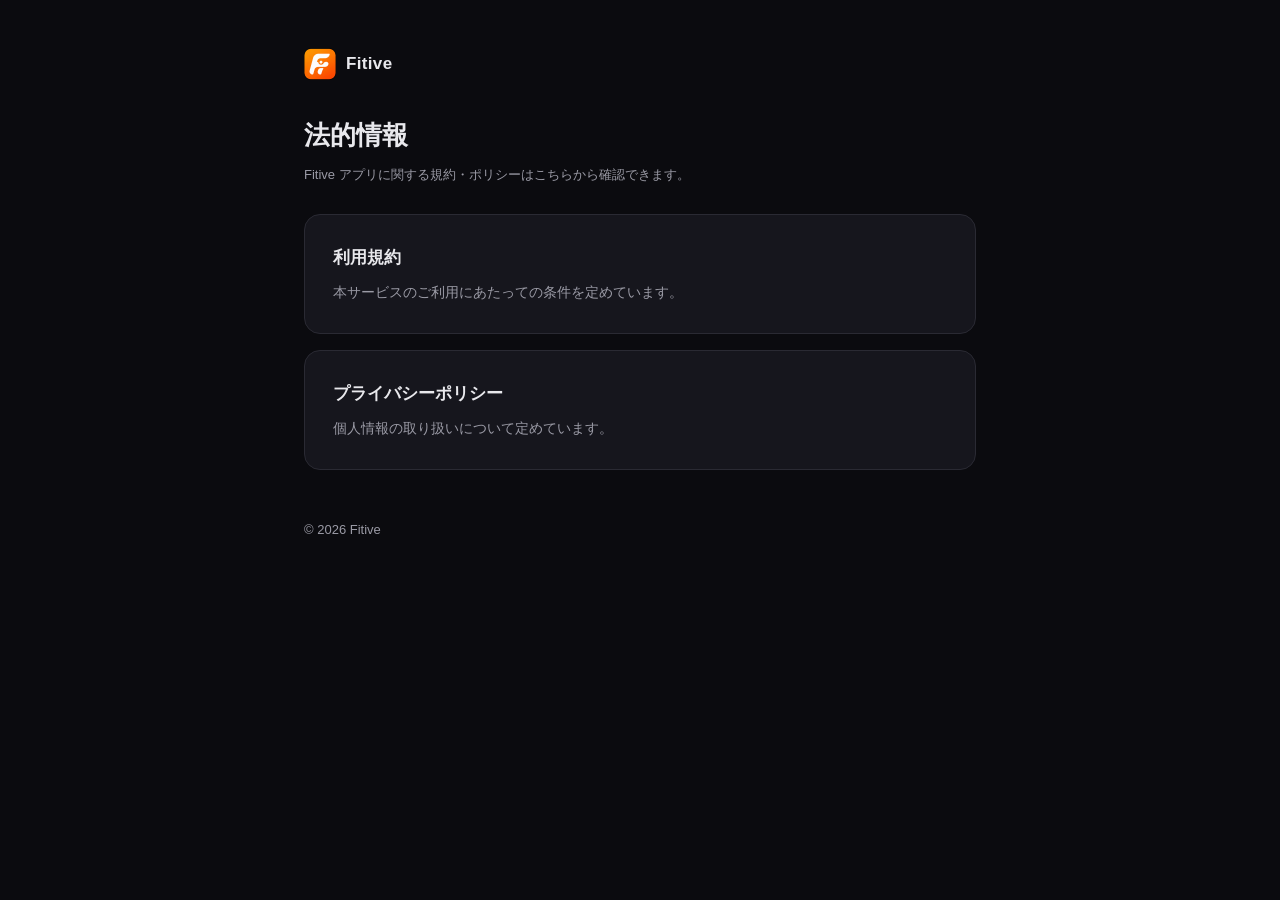
<file: index.html>
<!doctype html>
<html lang="ja">
<head>
<meta charset="utf-8">
<meta name="viewport" content="width=device-width, initial-scale=1">
<title>Fitive - 法的情報</title>
<link rel="stylesheet" href="style.css">
</head>
<body>
<div class="wrap">
  <header class="top">
    <img class="logo" src="logo.png" alt="Fitive">
    <div class="name">Fitive</div>
  </header>

  <h1>法的情報</h1>
  <p class="meta">Fitive アプリに関する規約・ポリシーはこちらから確認できます。</p>

  <a class="card" href="terms.html">
    <h3>利用規約</h3>
    <p>本サービスのご利用にあたっての条件を定めています。</p>
  </a>

  <a class="card" href="privacy.html">
    <h3>プライバシーポリシー</h3>
    <p>個人情報の取り扱いについて定めています。</p>
  </a>

  <footer>&copy; 2026 Fitive</footer>
</div>
</body>
</html>
</file>
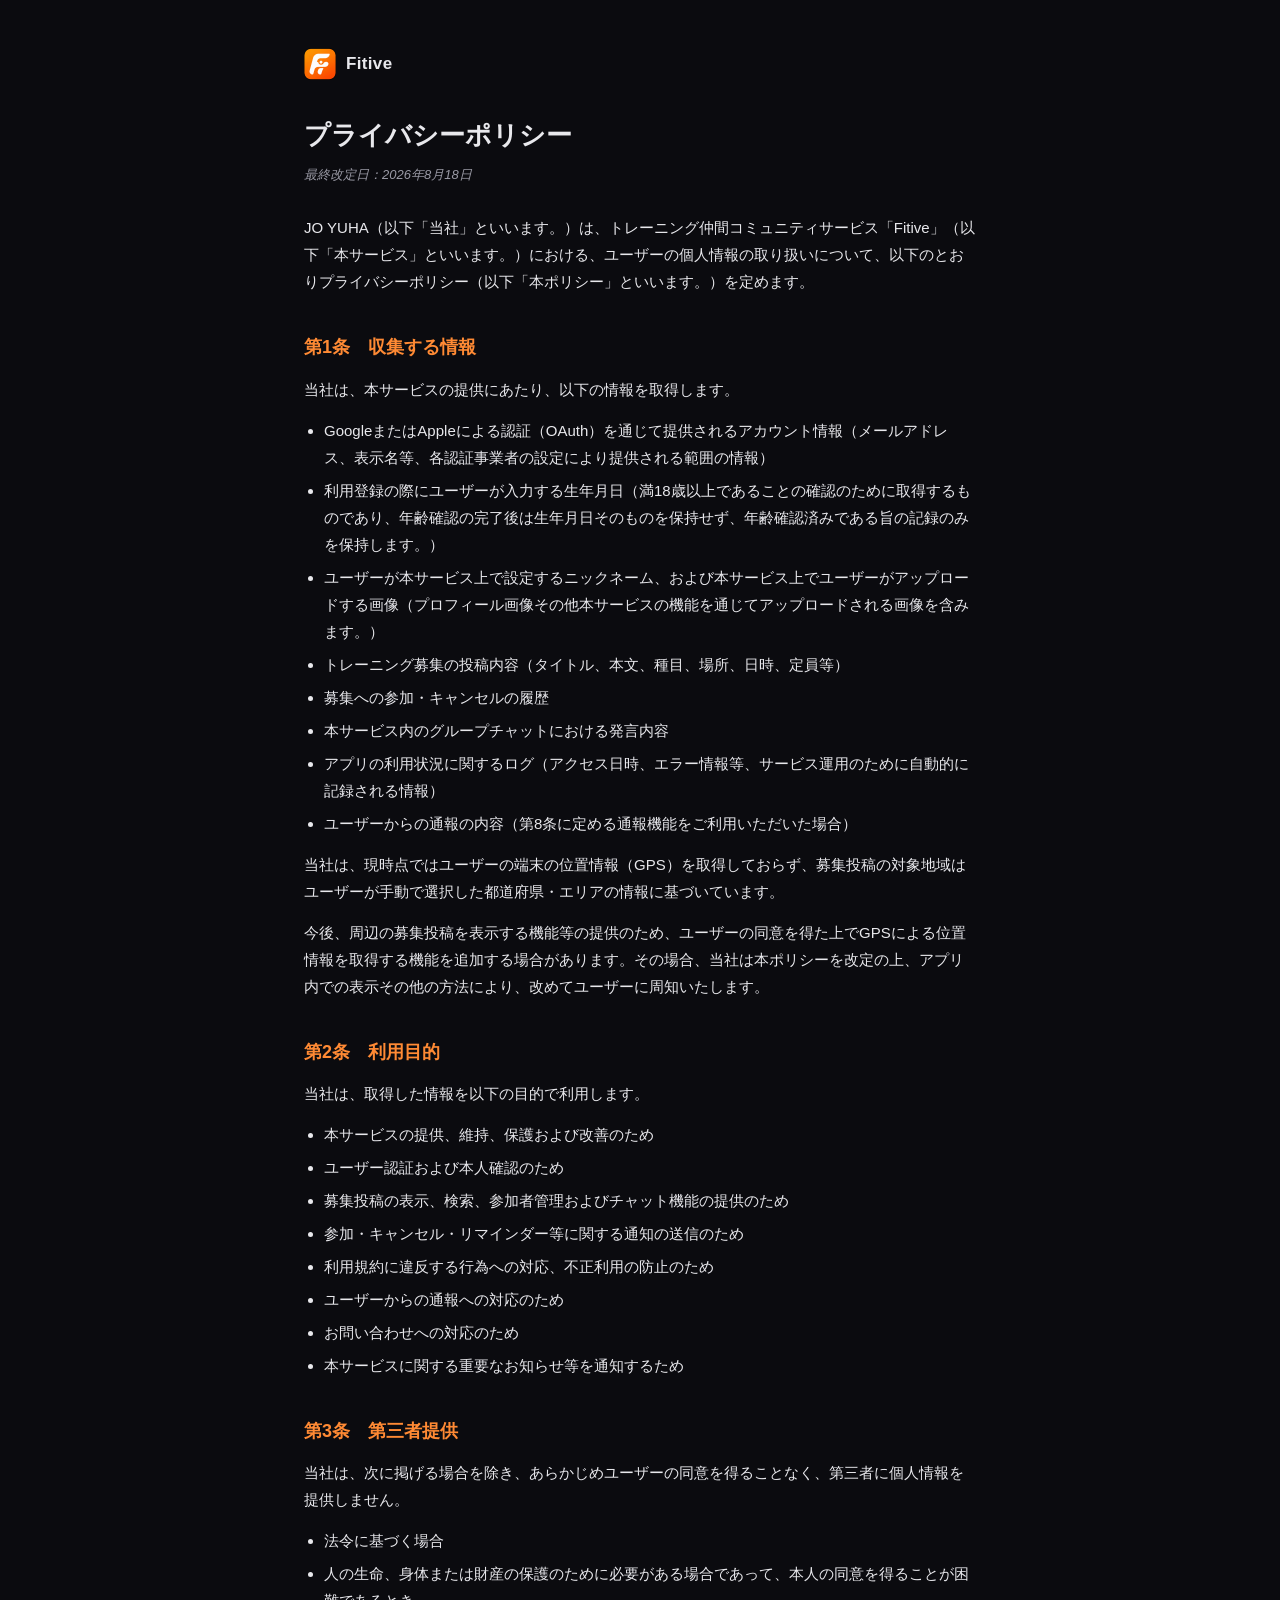
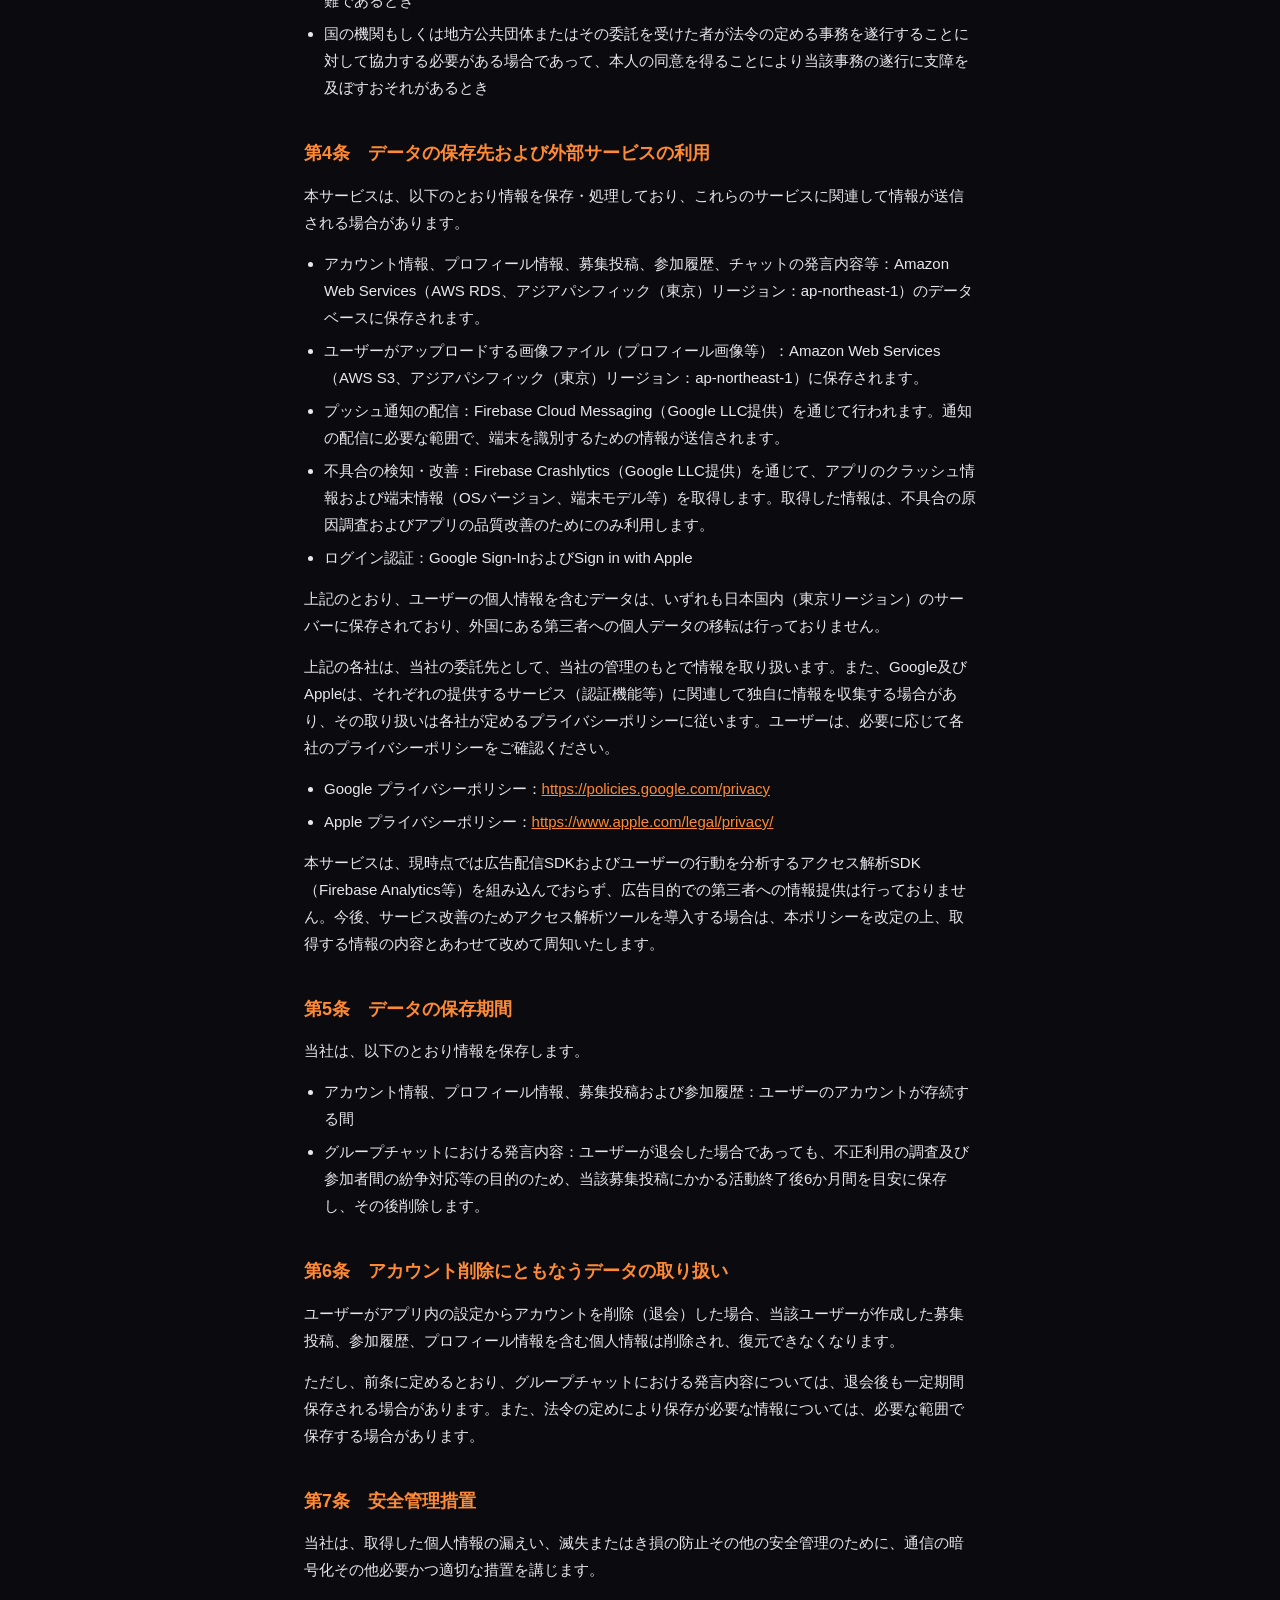
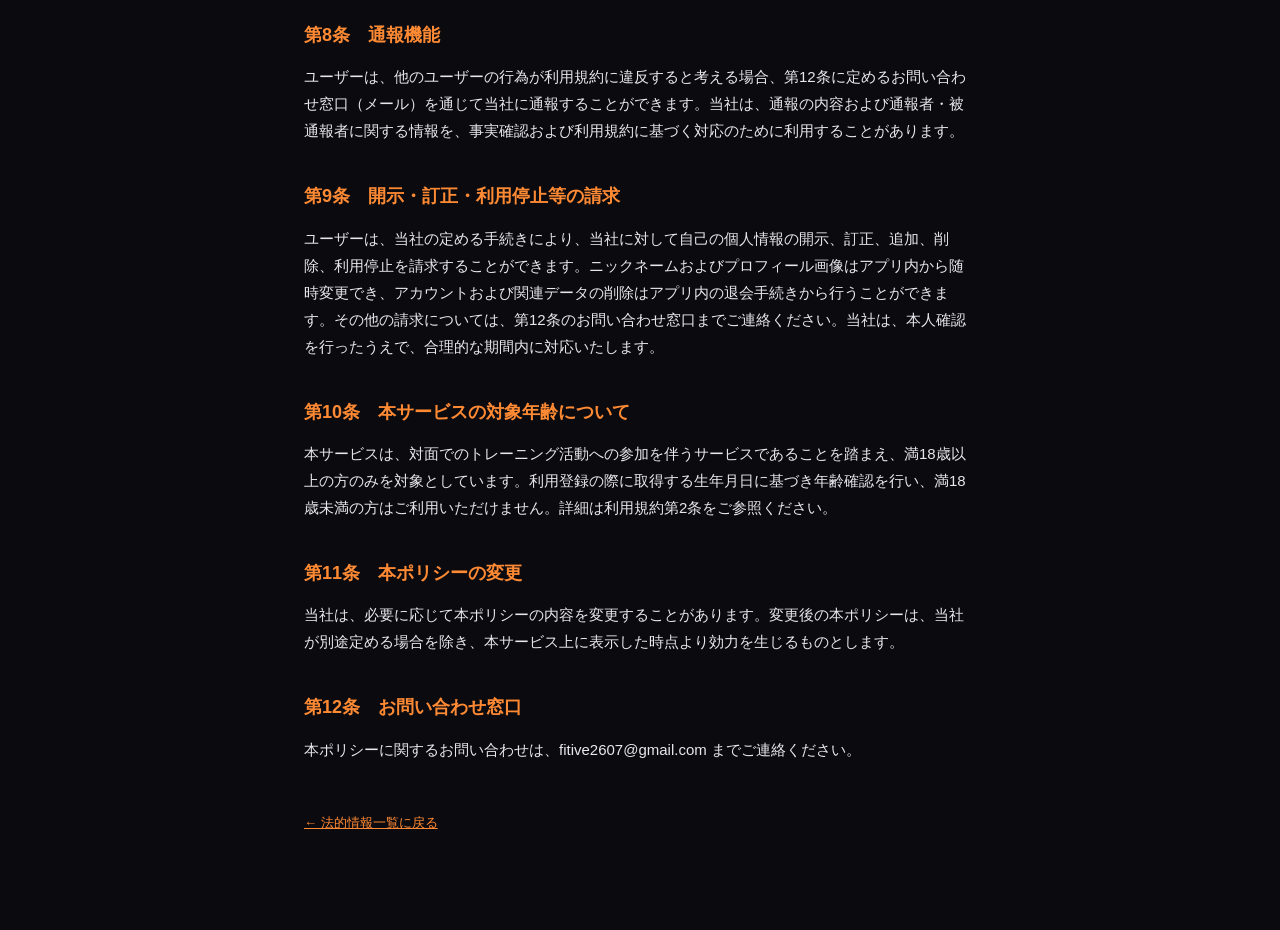
<file: privacy.html>
<!doctype html>
<html lang="ja">
<head>
<meta charset="utf-8">
<meta name="viewport" content="width=device-width, initial-scale=1">
<title>プライバシーポリシー - Fitive</title>
<link rel="stylesheet" href="style.css">
</head>
<body>
<div class="wrap">
  <header class="top">
    <img class="logo" src="logo.png" alt="Fitive">
    <div class="name">Fitive</div>
  </header>
<h1>プライバシーポリシー</h1>
<p class="meta"><em>最終改定日：2026年8月18日</em></p>
<p>JO YUHA（以下「当社」といいます。）は、トレーニング仲間コミュニティサービス「Fitive」（以下「本サービス」といいます。）における、ユーザーの個人情報の取り扱いについて、以下のとおりプライバシーポリシー（以下「本ポリシー」といいます。）を定めます。</p>
<h2>第1条　収集する情報</h2>
<p>当社は、本サービスの提供にあたり、以下の情報を取得します。</p>
<ul>
<li>GoogleまたはAppleによる認証（OAuth）を通じて提供されるアカウント情報（メールアドレス、表示名等、各認証事業者の設定により提供される範囲の情報）</li>
<li>利用登録の際にユーザーが入力する生年月日（満18歳以上であることの確認のために取得するものであり、年齢確認の完了後は生年月日そのものを保持せず、年齢確認済みである旨の記録のみを保持します。）</li>
<li>ユーザーが本サービス上で設定するニックネーム、および本サービス上でユーザーがアップロードする画像（プロフィール画像その他本サービスの機能を通じてアップロードされる画像を含みます。）</li>
<li>トレーニング募集の投稿内容（タイトル、本文、種目、場所、日時、定員等）</li>
<li>募集への参加・キャンセルの履歴</li>
<li>本サービス内のグループチャットにおける発言内容</li>
<li>アプリの利用状況に関するログ（アクセス日時、エラー情報等、サービス運用のために自動的に記録される情報）</li>
<li>ユーザーからの通報の内容（第8条に定める通報機能をご利用いただいた場合）</li>
</ul>
<p>当社は、現時点ではユーザーの端末の位置情報（GPS）を取得しておらず、募集投稿の対象地域はユーザーが手動で選択した都道府県・エリアの情報に基づいています。</p>
<p>今後、周辺の募集投稿を表示する機能等の提供のため、ユーザーの同意を得た上でGPSによる位置情報を取得する機能を追加する場合があります。その場合、当社は本ポリシーを改定の上、アプリ内での表示その他の方法により、改めてユーザーに周知いたします。</p>
<h2>第2条　利用目的</h2>
<p>当社は、取得した情報を以下の目的で利用します。</p>
<ul>
<li>本サービスの提供、維持、保護および改善のため</li>
<li>ユーザー認証および本人確認のため</li>
<li>募集投稿の表示、検索、参加者管理およびチャット機能の提供のため</li>
<li>参加・キャンセル・リマインダー等に関する通知の送信のため</li>
<li>利用規約に違反する行為への対応、不正利用の防止のため</li>
<li>ユーザーからの通報への対応のため</li>
<li>お問い合わせへの対応のため</li>
<li>本サービスに関する重要なお知らせ等を通知するため</li>
</ul>
<h2>第3条　第三者提供</h2>
<p>当社は、次に掲げる場合を除き、あらかじめユーザーの同意を得ることなく、第三者に個人情報を提供しません。</p>
<ul>
<li>法令に基づく場合</li>
<li>人の生命、身体または財産の保護のために必要がある場合であって、本人の同意を得ることが困難であるとき</li>
<li>国の機関もしくは地方公共団体またはその委託を受けた者が法令の定める事務を遂行することに対して協力する必要がある場合であって、本人の同意を得ることにより当該事務の遂行に支障を及ぼすおそれがあるとき</li>
</ul>
<h2>第4条　データの保存先および外部サービスの利用</h2>
<p>本サービスは、以下のとおり情報を保存・処理しており、これらのサービスに関連して情報が送信される場合があります。</p>
<ul>
<li>アカウント情報、プロフィール情報、募集投稿、参加履歴、チャットの発言内容等：Amazon Web Services（AWS RDS、アジアパシフィック（東京）リージョン：ap-northeast-1）のデータベースに保存されます。</li>
<li>ユーザーがアップロードする画像ファイル（プロフィール画像等）：Amazon Web Services（AWS S3、アジアパシフィック（東京）リージョン：ap-northeast-1）に保存されます。</li>
<li>プッシュ通知の配信：Firebase Cloud Messaging（Google LLC提供）を通じて行われます。通知の配信に必要な範囲で、端末を識別するための情報が送信されます。</li>
<li>不具合の検知・改善：Firebase Crashlytics（Google LLC提供）を通じて、アプリのクラッシュ情報および端末情報（OSバージョン、端末モデル等）を取得します。取得した情報は、不具合の原因調査およびアプリの品質改善のためにのみ利用します。</li>
<li>ログイン認証：Google Sign-InおよびSign in with Apple</li>
</ul>
<p>上記のとおり、ユーザーの個人情報を含むデータは、いずれも日本国内（東京リージョン）のサーバーに保存されており、外国にある第三者への個人データの移転は行っておりません。</p>
<p>上記の各社は、当社の委託先として、当社の管理のもとで情報を取り扱います。また、Google及びAppleは、それぞれの提供するサービス（認証機能等）に関連して独自に情報を収集する場合があり、その取り扱いは各社が定めるプライバシーポリシーに従います。ユーザーは、必要に応じて各社のプライバシーポリシーをご確認ください。</p>
<ul>
<li>Google プライバシーポリシー：<a href="https://policies.google.com/privacy">https://policies.google.com/privacy</a></li>
<li>Apple プライバシーポリシー：<a href="https://www.apple.com/legal/privacy/">https://www.apple.com/legal/privacy/</a></li>
</ul>
<p>本サービスは、現時点では広告配信SDKおよびユーザーの行動を分析するアクセス解析SDK（Firebase Analytics等）を組み込んでおらず、広告目的での第三者への情報提供は行っておりません。今後、サービス改善のためアクセス解析ツールを導入する場合は、本ポリシーを改定の上、取得する情報の内容とあわせて改めて周知いたします。</p>
<h2>第5条　データの保存期間</h2>
<p>当社は、以下のとおり情報を保存します。</p>
<ul>
<li>アカウント情報、プロフィール情報、募集投稿および参加履歴：ユーザーのアカウントが存続する間</li>
<li>グループチャットにおける発言内容：ユーザーが退会した場合であっても、不正利用の調査及び参加者間の紛争対応等の目的のため、当該募集投稿にかかる活動終了後6か月間を目安に保存し、その後削除します。</li>
</ul>
<h2>第6条　アカウント削除にともなうデータの取り扱い</h2>
<p>ユーザーがアプリ内の設定からアカウントを削除（退会）した場合、当該ユーザーが作成した募集投稿、参加履歴、プロフィール情報を含む個人情報は削除され、復元できなくなります。</p>
<p>ただし、前条に定めるとおり、グループチャットにおける発言内容については、退会後も一定期間保存される場合があります。また、法令の定めにより保存が必要な情報については、必要な範囲で保存する場合があります。</p>
<h2>第7条　安全管理措置</h2>
<p>当社は、取得した個人情報の漏えい、滅失またはき損の防止その他の安全管理のために、通信の暗号化その他必要かつ適切な措置を講じます。</p>
<h2>第8条　通報機能</h2>
<p>ユーザーは、他のユーザーの行為が利用規約に違反すると考える場合、第12条に定めるお問い合わせ窓口（メール）を通じて当社に通報することができます。当社は、通報の内容および通報者・被通報者に関する情報を、事実確認および利用規約に基づく対応のために利用することがあります。</p>
<h2>第9条　開示・訂正・利用停止等の請求</h2>
<p>ユーザーは、当社の定める手続きにより、当社に対して自己の個人情報の開示、訂正、追加、削除、利用停止を請求することができます。ニックネームおよびプロフィール画像はアプリ内から随時変更でき、アカウントおよび関連データの削除はアプリ内の退会手続きから行うことができます。その他の請求については、第12条のお問い合わせ窓口までご連絡ください。当社は、本人確認を行ったうえで、合理的な期間内に対応いたします。</p>
<h2>第10条　本サービスの対象年齢について</h2>
<p>本サービスは、対面でのトレーニング活動への参加を伴うサービスであることを踏まえ、満18歳以上の方のみを対象としています。利用登録の際に取得する生年月日に基づき年齢確認を行い、満18歳未満の方はご利用いただけません。詳細は利用規約第2条をご参照ください。</p>
<h2>第11条　本ポリシーの変更</h2>
<p>当社は、必要に応じて本ポリシーの内容を変更することがあります。変更後の本ポリシーは、当社が別途定める場合を除き、本サービス上に表示した時点より効力を生じるものとします。</p>
<h2>第12条　お問い合わせ窓口</h2>
<p>本ポリシーに関するお問い合わせは、fitive2607@gmail.com までご連絡ください。</p>
  <footer><a href="index.html">&larr; 法的情報一覧に戻る</a></footer>
</div>
</body>
</html>
</file>
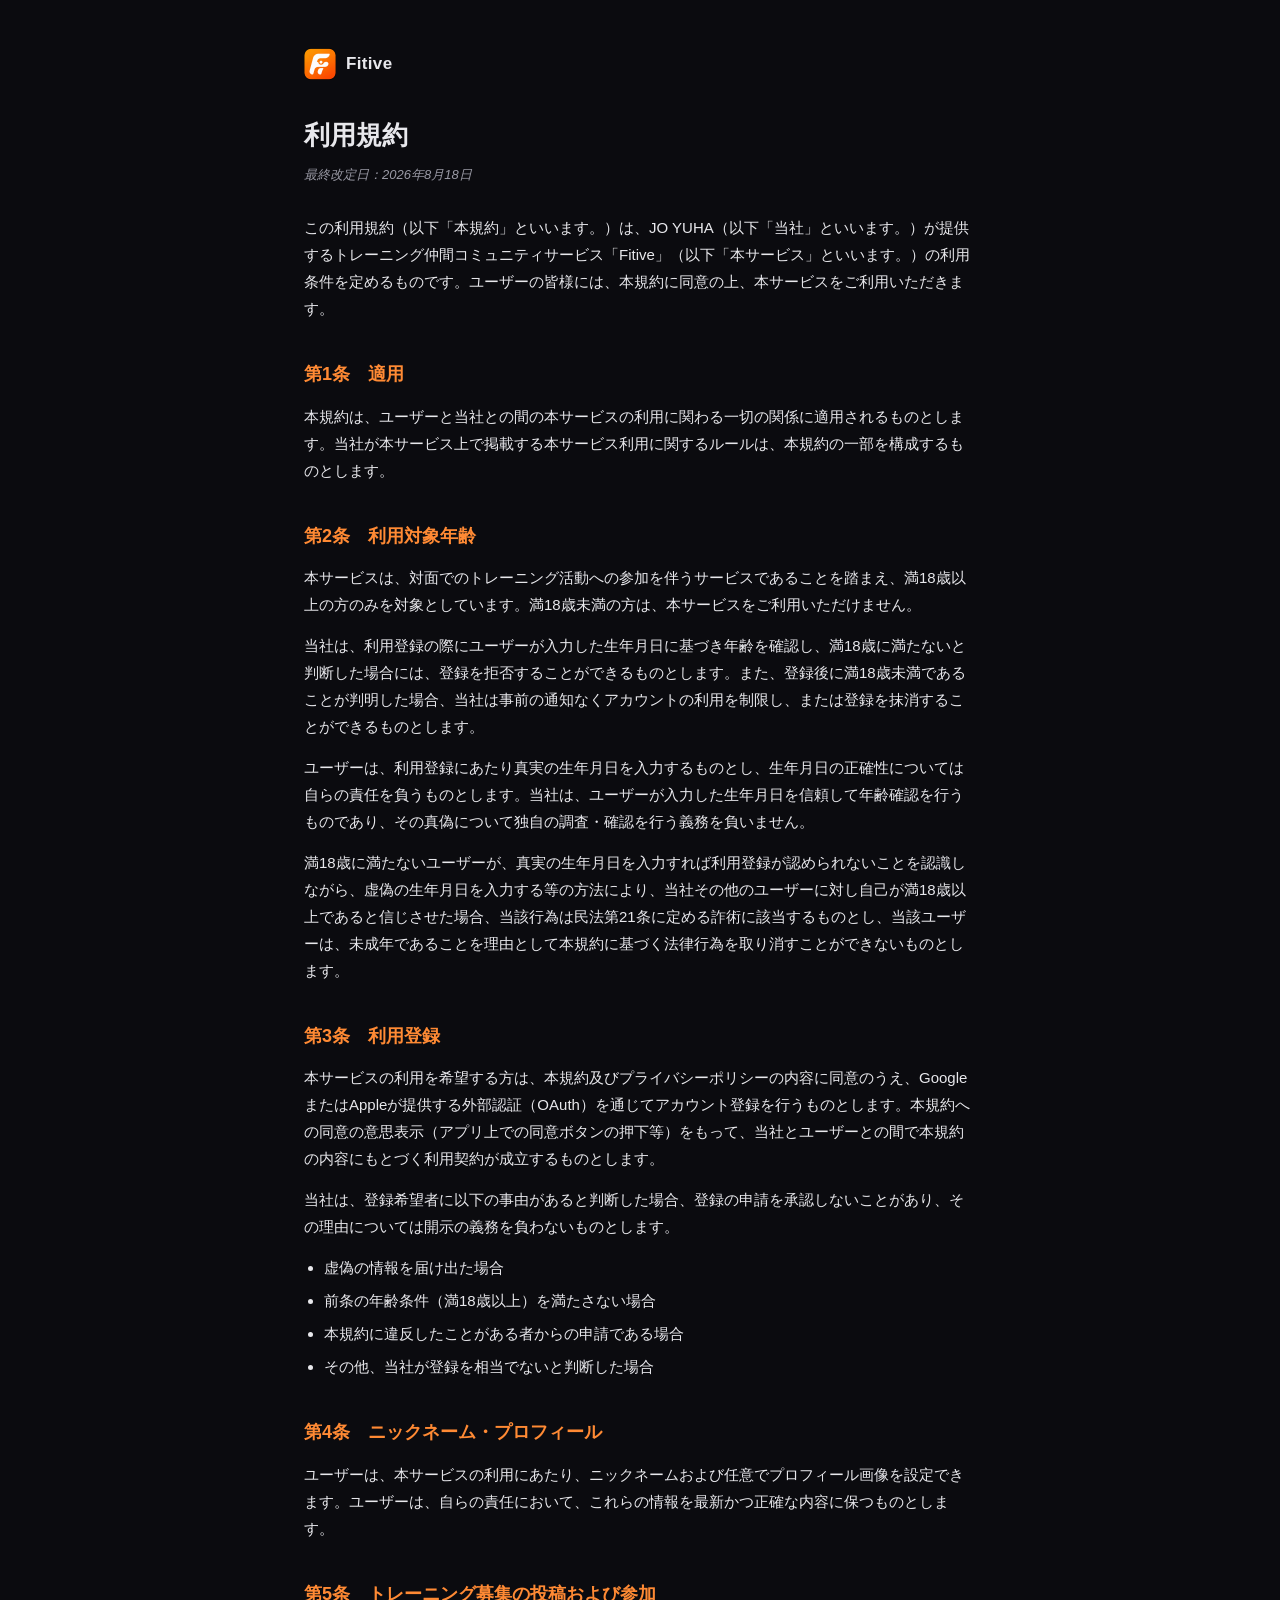
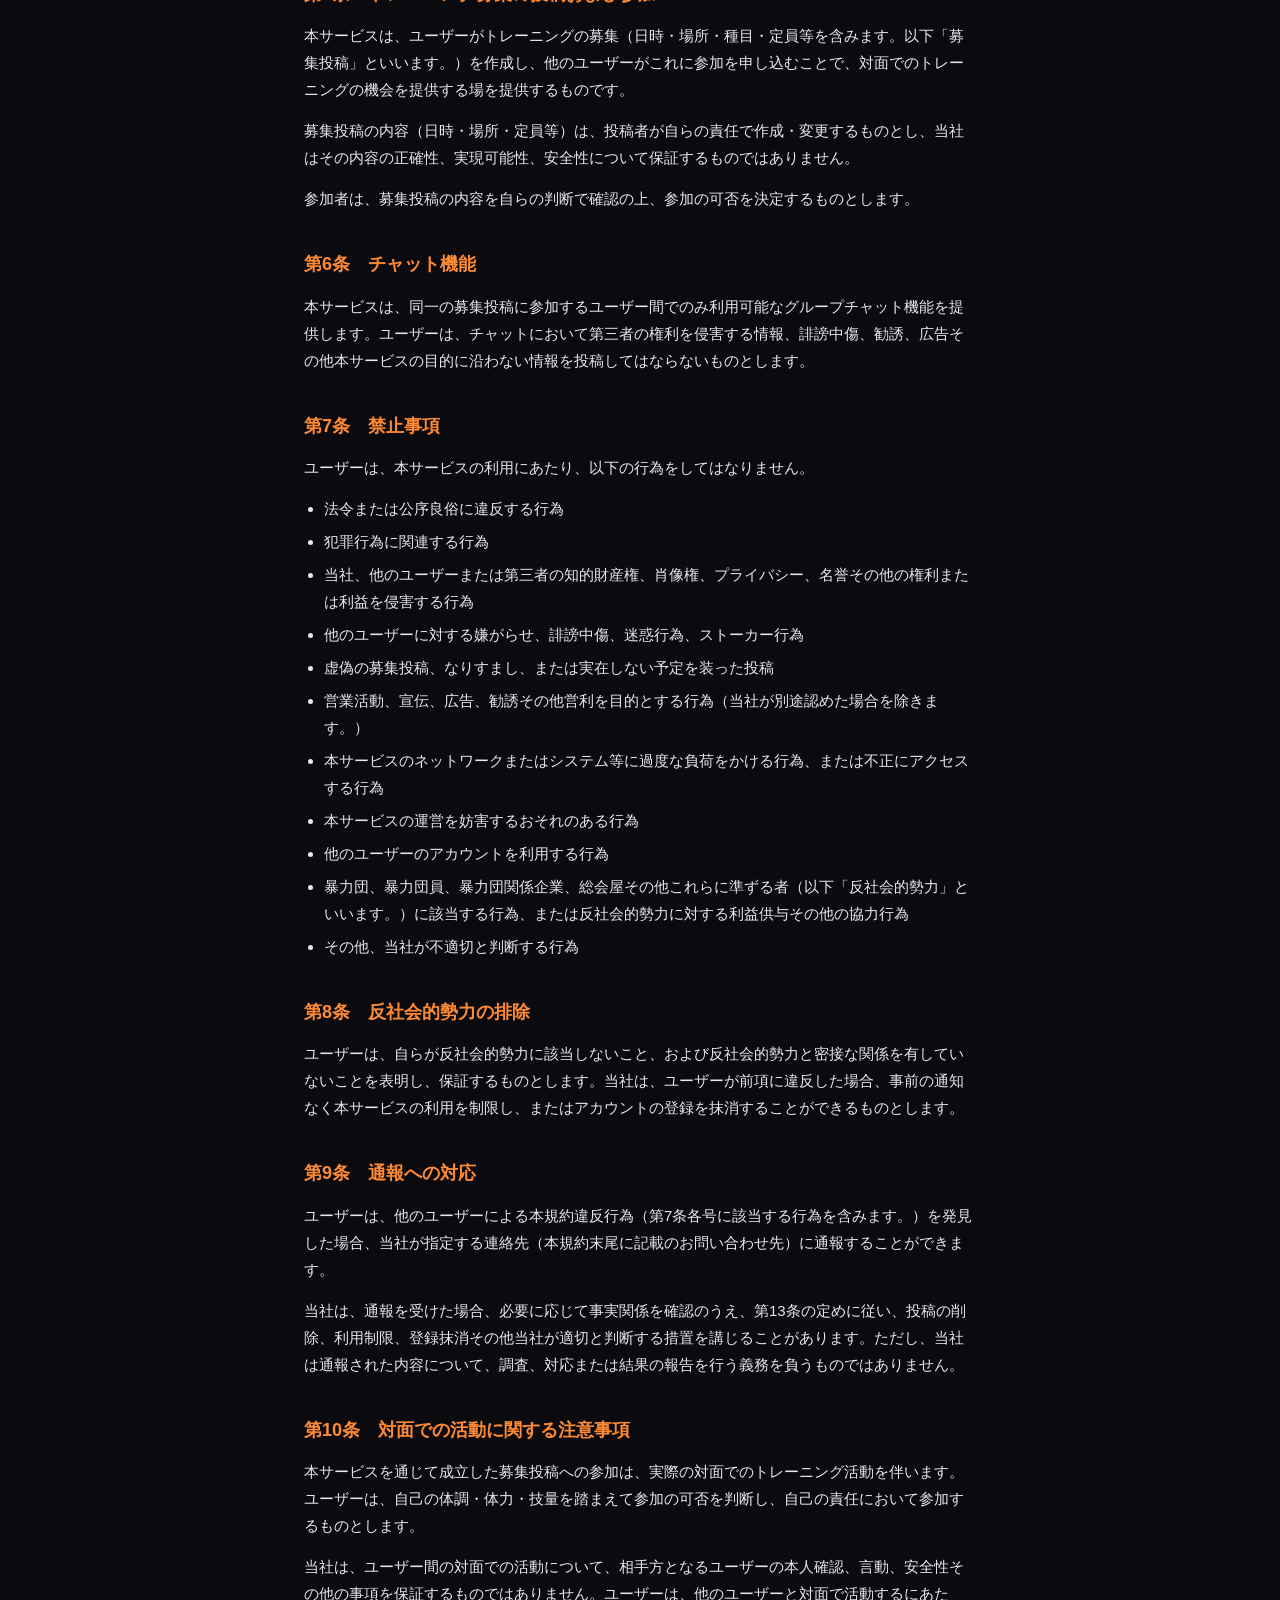
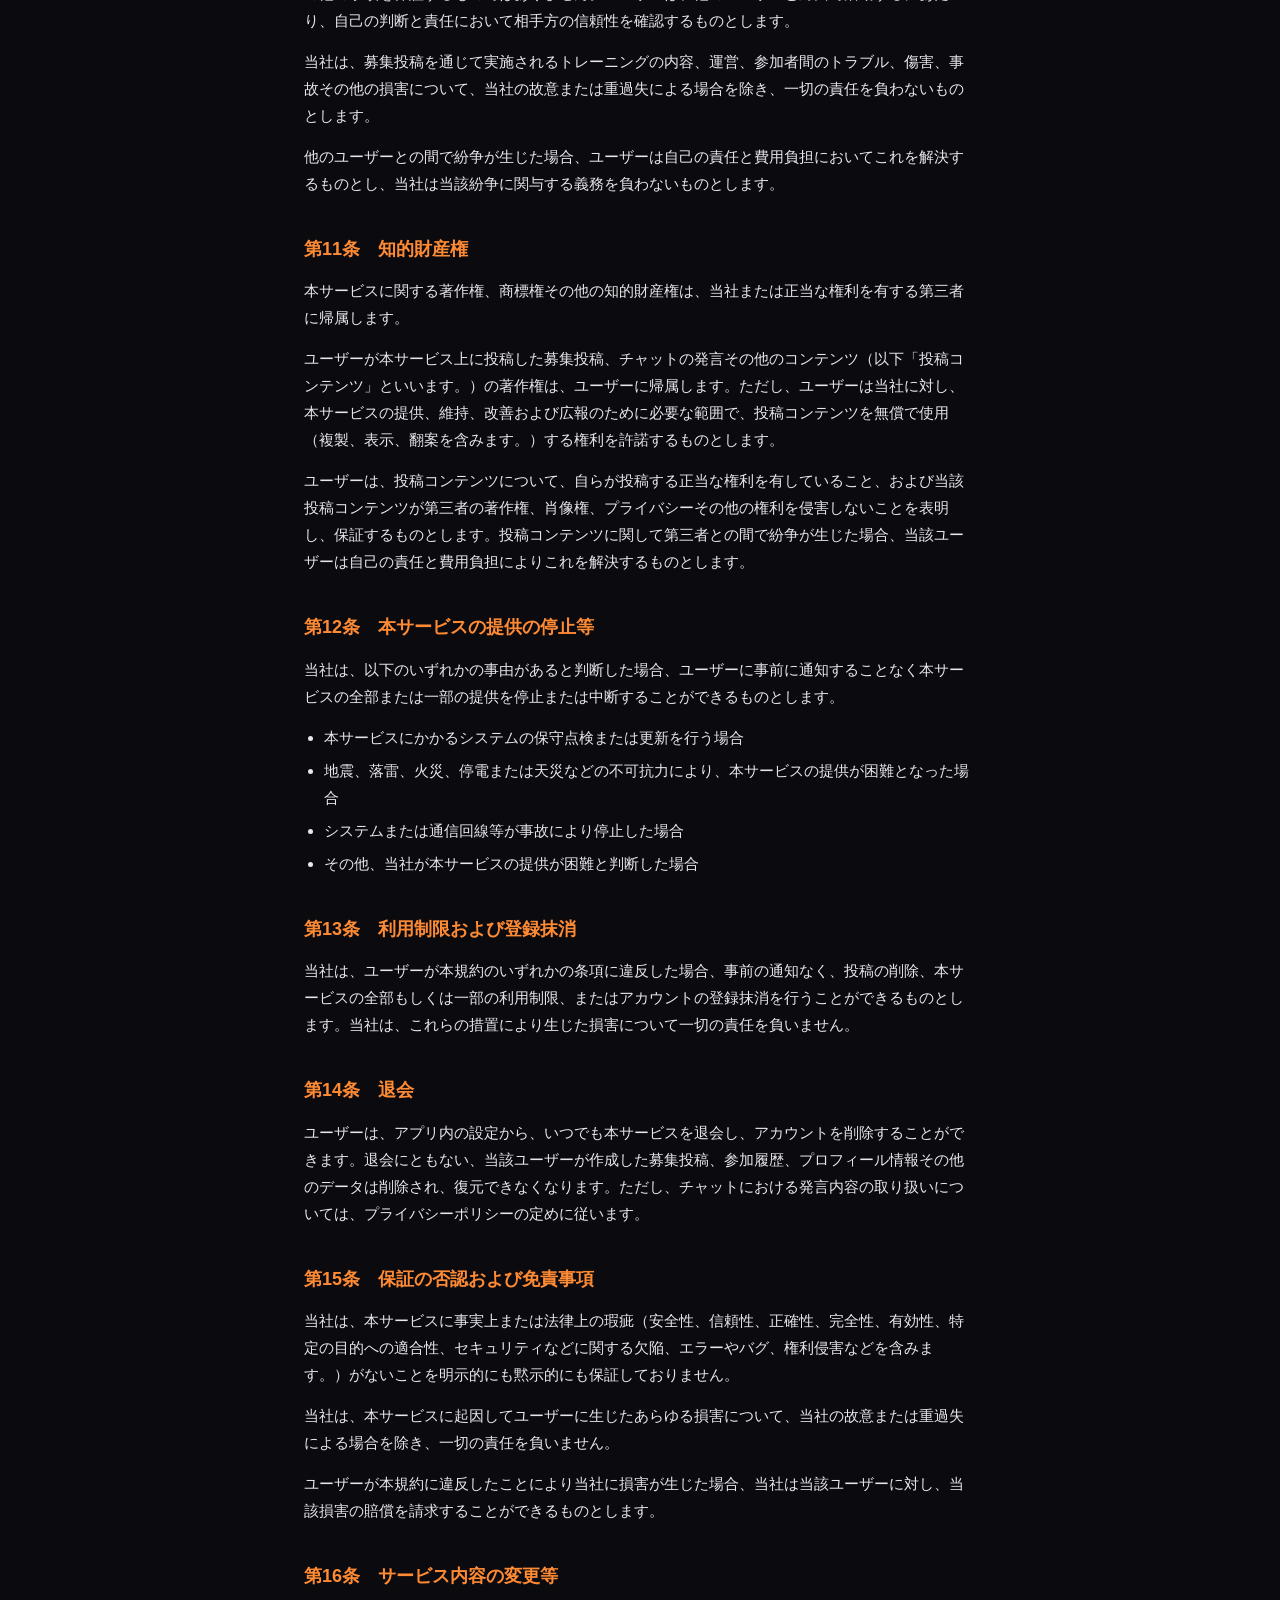
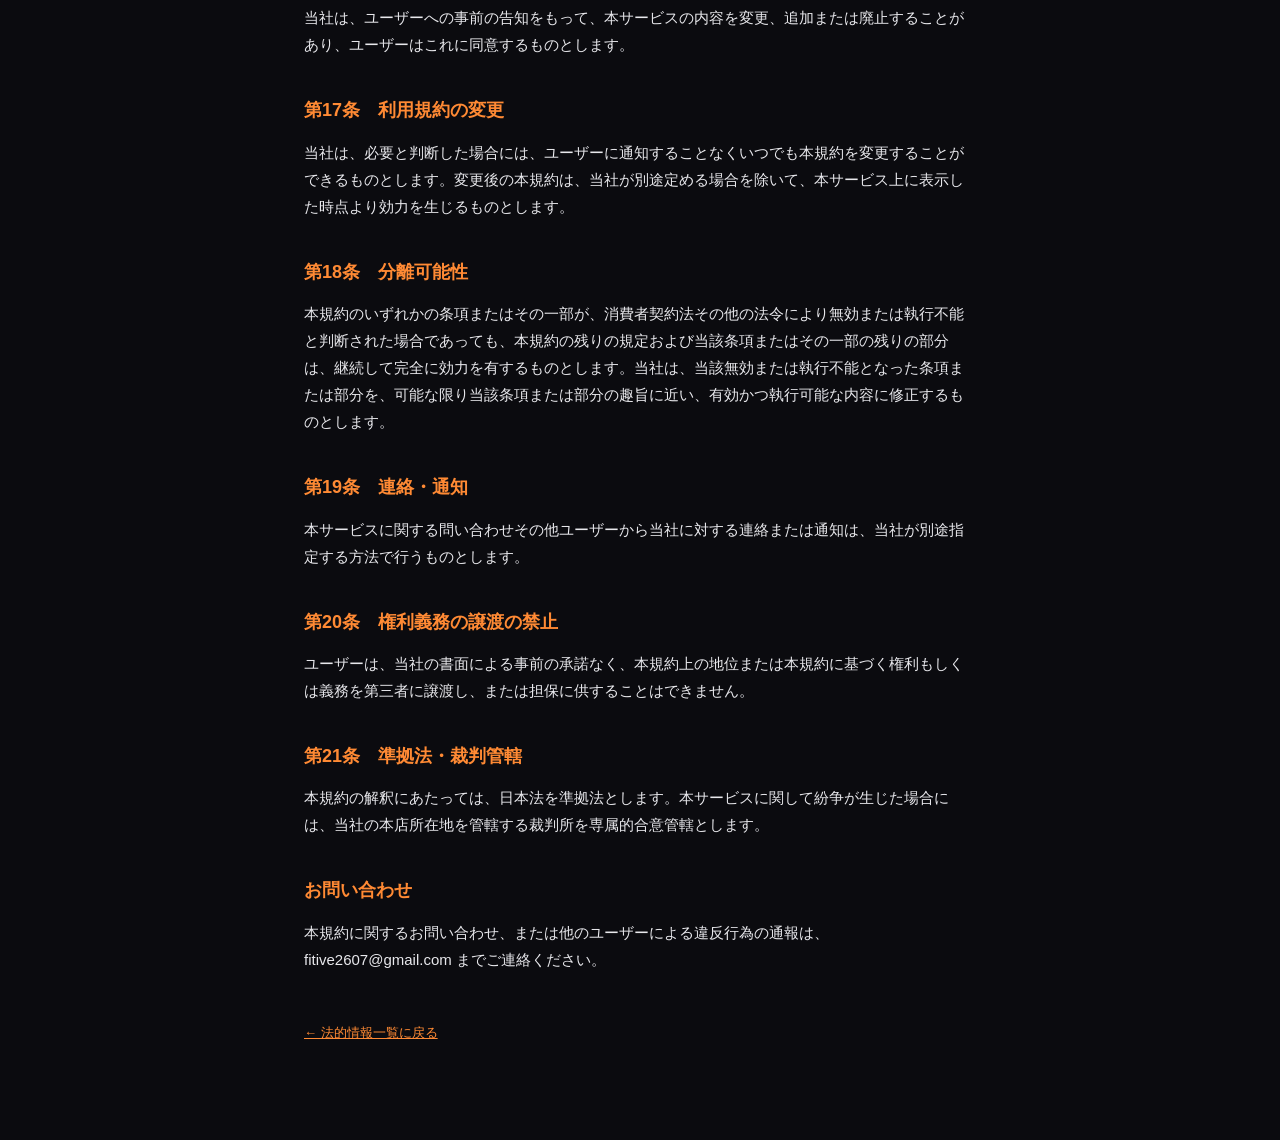
<file: terms.html>
<!doctype html>
<html lang="ja">
<head>
<meta charset="utf-8">
<meta name="viewport" content="width=device-width, initial-scale=1">
<title>利用規約 - Fitive</title>
<link rel="stylesheet" href="style.css">
</head>
<body>
<div class="wrap">
  <header class="top">
    <img class="logo" src="logo.png" alt="Fitive">
    <div class="name">Fitive</div>
  </header>
<h1>利用規約</h1>
<p class="meta"><em>最終改定日：2026年8月18日</em></p>
<p>この利用規約（以下「本規約」といいます。）は、JO YUHA（以下「当社」といいます。）が提供するトレーニング仲間コミュニティサービス「Fitive」（以下「本サービス」といいます。）の利用条件を定めるものです。ユーザーの皆様には、本規約に同意の上、本サービスをご利用いただきます。</p>
<h2>第1条　適用</h2>
<p>本規約は、ユーザーと当社との間の本サービスの利用に関わる一切の関係に適用されるものとします。当社が本サービス上で掲載する本サービス利用に関するルールは、本規約の一部を構成するものとします。</p>
<h2>第2条　利用対象年齢</h2>
<p>本サービスは、対面でのトレーニング活動への参加を伴うサービスであることを踏まえ、満18歳以上の方のみを対象としています。満18歳未満の方は、本サービスをご利用いただけません。</p>
<p>当社は、利用登録の際にユーザーが入力した生年月日に基づき年齢を確認し、満18歳に満たないと判断した場合には、登録を拒否することができるものとします。また、登録後に満18歳未満であることが判明した場合、当社は事前の通知なくアカウントの利用を制限し、または登録を抹消することができるものとします。</p>
<p>ユーザーは、利用登録にあたり真実の生年月日を入力するものとし、生年月日の正確性については自らの責任を負うものとします。当社は、ユーザーが入力した生年月日を信頼して年齢確認を行うものであり、その真偽について独自の調査・確認を行う義務を負いません。</p>
<p>満18歳に満たないユーザーが、真実の生年月日を入力すれば利用登録が認められないことを認識しながら、虚偽の生年月日を入力する等の方法により、当社その他のユーザーに対し自己が満18歳以上であると信じさせた場合、当該行為は民法第21条に定める詐術に該当するものとし、当該ユーザーは、未成年であることを理由として本規約に基づく法律行為を取り消すことができないものとします。</p>
<h2>第3条　利用登録</h2>
<p>本サービスの利用を希望する方は、本規約及びプライバシーポリシーの内容に同意のうえ、GoogleまたはAppleが提供する外部認証（OAuth）を通じてアカウント登録を行うものとします。本規約への同意の意思表示（アプリ上での同意ボタンの押下等）をもって、当社とユーザーとの間で本規約の内容にもとづく利用契約が成立するものとします。</p>
<p>当社は、登録希望者に以下の事由があると判断した場合、登録の申請を承認しないことがあり、その理由については開示の義務を負わないものとします。</p>
<ul>
<li>虚偽の情報を届け出た場合</li>
<li>前条の年齢条件（満18歳以上）を満たさない場合</li>
<li>本規約に違反したことがある者からの申請である場合</li>
<li>その他、当社が登録を相当でないと判断した場合</li>
</ul>
<h2>第4条　ニックネーム・プロフィール</h2>
<p>ユーザーは、本サービスの利用にあたり、ニックネームおよび任意でプロフィール画像を設定できます。ユーザーは、自らの責任において、これらの情報を最新かつ正確な内容に保つものとします。</p>
<h2>第5条　トレーニング募集の投稿および参加</h2>
<p>本サービスは、ユーザーがトレーニングの募集（日時・場所・種目・定員等を含みます。以下「募集投稿」といいます。）を作成し、他のユーザーがこれに参加を申し込むことで、対面でのトレーニングの機会を提供する場を提供するものです。</p>
<p>募集投稿の内容（日時・場所・定員等）は、投稿者が自らの責任で作成・変更するものとし、当社はその内容の正確性、実現可能性、安全性について保証するものではありません。</p>
<p>参加者は、募集投稿の内容を自らの判断で確認の上、参加の可否を決定するものとします。</p>
<h2>第6条　チャット機能</h2>
<p>本サービスは、同一の募集投稿に参加するユーザー間でのみ利用可能なグループチャット機能を提供します。ユーザーは、チャットにおいて第三者の権利を侵害する情報、誹謗中傷、勧誘、広告その他本サービスの目的に沿わない情報を投稿してはならないものとします。</p>
<h2>第7条　禁止事項</h2>
<p>ユーザーは、本サービスの利用にあたり、以下の行為をしてはなりません。</p>
<ul>
<li>法令または公序良俗に違反する行為</li>
<li>犯罪行為に関連する行為</li>
<li>当社、他のユーザーまたは第三者の知的財産権、肖像権、プライバシー、名誉その他の権利または利益を侵害する行為</li>
<li>他のユーザーに対する嫌がらせ、誹謗中傷、迷惑行為、ストーカー行為</li>
<li>虚偽の募集投稿、なりすまし、または実在しない予定を装った投稿</li>
<li>営業活動、宣伝、広告、勧誘その他営利を目的とする行為（当社が別途認めた場合を除きます。）</li>
<li>本サービスのネットワークまたはシステム等に過度な負荷をかける行為、または不正にアクセスする行為</li>
<li>本サービスの運営を妨害するおそれのある行為</li>
<li>他のユーザーのアカウントを利用する行為</li>
<li>暴力団、暴力団員、暴力団関係企業、総会屋その他これらに準ずる者（以下「反社会的勢力」といいます。）に該当する行為、または反社会的勢力に対する利益供与その他の協力行為</li>
<li>その他、当社が不適切と判断する行為</li>
</ul>
<h2>第8条　反社会的勢力の排除</h2>
<p>ユーザーは、自らが反社会的勢力に該当しないこと、および反社会的勢力と密接な関係を有していないことを表明し、保証するものとします。当社は、ユーザーが前項に違反した場合、事前の通知なく本サービスの利用を制限し、またはアカウントの登録を抹消することができるものとします。</p>
<h2>第9条　通報への対応</h2>
<p>ユーザーは、他のユーザーによる本規約違反行為（第7条各号に該当する行為を含みます。）を発見した場合、当社が指定する連絡先（本規約末尾に記載のお問い合わせ先）に通報することができます。</p>
<p>当社は、通報を受けた場合、必要に応じて事実関係を確認のうえ、第13条の定めに従い、投稿の削除、利用制限、登録抹消その他当社が適切と判断する措置を講じることがあります。ただし、当社は通報された内容について、調査、対応または結果の報告を行う義務を負うものではありません。</p>
<h2>第10条　対面での活動に関する注意事項</h2>
<p>本サービスを通じて成立した募集投稿への参加は、実際の対面でのトレーニング活動を伴います。ユーザーは、自己の体調・体力・技量を踏まえて参加の可否を判断し、自己の責任において参加するものとします。</p>
<p>当社は、ユーザー間の対面での活動について、相手方となるユーザーの本人確認、言動、安全性その他の事項を保証するものではありません。ユーザーは、他のユーザーと対面で活動するにあたり、自己の判断と責任において相手方の信頼性を確認するものとします。</p>
<p>当社は、募集投稿を通じて実施されるトレーニングの内容、運営、参加者間のトラブル、傷害、事故その他の損害について、当社の故意または重過失による場合を除き、一切の責任を負わないものとします。</p>
<p>他のユーザーとの間で紛争が生じた場合、ユーザーは自己の責任と費用負担においてこれを解決するものとし、当社は当該紛争に関与する義務を負わないものとします。</p>
<h2>第11条　知的財産権</h2>
<p>本サービスに関する著作権、商標権その他の知的財産権は、当社または正当な権利を有する第三者に帰属します。</p>
<p>ユーザーが本サービス上に投稿した募集投稿、チャットの発言その他のコンテンツ（以下「投稿コンテンツ」といいます。）の著作権は、ユーザーに帰属します。ただし、ユーザーは当社に対し、本サービスの提供、維持、改善および広報のために必要な範囲で、投稿コンテンツを無償で使用（複製、表示、翻案を含みます。）する権利を許諾するものとします。</p>
<p>ユーザーは、投稿コンテンツについて、自らが投稿する正当な権利を有していること、および当該投稿コンテンツが第三者の著作権、肖像権、プライバシーその他の権利を侵害しないことを表明し、保証するものとします。投稿コンテンツに関して第三者との間で紛争が生じた場合、当該ユーザーは自己の責任と費用負担によりこれを解決するものとします。</p>
<h2>第12条　本サービスの提供の停止等</h2>
<p>当社は、以下のいずれかの事由があると判断した場合、ユーザーに事前に通知することなく本サービスの全部または一部の提供を停止または中断することができるものとします。</p>
<ul>
<li>本サービスにかかるシステムの保守点検または更新を行う場合</li>
<li>地震、落雷、火災、停電または天災などの不可抗力により、本サービスの提供が困難となった場合</li>
<li>システムまたは通信回線等が事故により停止した場合</li>
<li>その他、当社が本サービスの提供が困難と判断した場合</li>
</ul>
<h2>第13条　利用制限および登録抹消</h2>
<p>当社は、ユーザーが本規約のいずれかの条項に違反した場合、事前の通知なく、投稿の削除、本サービスの全部もしくは一部の利用制限、またはアカウントの登録抹消を行うことができるものとします。当社は、これらの措置により生じた損害について一切の責任を負いません。</p>
<h2>第14条　退会</h2>
<p>ユーザーは、アプリ内の設定から、いつでも本サービスを退会し、アカウントを削除することができます。退会にともない、当該ユーザーが作成した募集投稿、参加履歴、プロフィール情報その他のデータは削除され、復元できなくなります。ただし、チャットにおける発言内容の取り扱いについては、プライバシーポリシーの定めに従います。</p>
<h2>第15条　保証の否認および免責事項</h2>
<p>当社は、本サービスに事実上または法律上の瑕疵（安全性、信頼性、正確性、完全性、有効性、特定の目的への適合性、セキュリティなどに関する欠陥、エラーやバグ、権利侵害などを含みます。）がないことを明示的にも黙示的にも保証しておりません。</p>
<p>当社は、本サービスに起因してユーザーに生じたあらゆる損害について、当社の故意または重過失による場合を除き、一切の責任を負いません。</p>
<p>ユーザーが本規約に違反したことにより当社に損害が生じた場合、当社は当該ユーザーに対し、当該損害の賠償を請求することができるものとします。</p>
<h2>第16条　サービス内容の変更等</h2>
<p>当社は、ユーザーへの事前の告知をもって、本サービスの内容を変更、追加または廃止することがあり、ユーザーはこれに同意するものとします。</p>
<h2>第17条　利用規約の変更</h2>
<p>当社は、必要と判断した場合には、ユーザーに通知することなくいつでも本規約を変更することができるものとします。変更後の本規約は、当社が別途定める場合を除いて、本サービス上に表示した時点より効力を生じるものとします。</p>
<h2>第18条　分離可能性</h2>
<p>本規約のいずれかの条項またはその一部が、消費者契約法その他の法令により無効または執行不能と判断された場合であっても、本規約の残りの規定および当該条項またはその一部の残りの部分は、継続して完全に効力を有するものとします。当社は、当該無効または執行不能となった条項または部分を、可能な限り当該条項または部分の趣旨に近い、有効かつ執行可能な内容に修正するものとします。</p>
<h2>第19条　連絡・通知</h2>
<p>本サービスに関する問い合わせその他ユーザーから当社に対する連絡または通知は、当社が別途指定する方法で行うものとします。</p>
<h2>第20条　権利義務の譲渡の禁止</h2>
<p>ユーザーは、当社の書面による事前の承諾なく、本規約上の地位または本規約に基づく権利もしくは義務を第三者に譲渡し、または担保に供することはできません。</p>
<h2>第21条　準拠法・裁判管轄</h2>
<p>本規約の解釈にあたっては、日本法を準拠法とします。本サービスに関して紛争が生じた場合には、当社の本店所在地を管轄する裁判所を専属的合意管轄とします。</p>
<h2>お問い合わせ</h2>
<p>本規約に関するお問い合わせ、または他のユーザーによる違反行為の通報は、fitive2607@gmail.com までご連絡ください。</p>
  <footer><a href="index.html">&larr; 法的情報一覧に戻る</a></footer>
</div>
</body>
</html>
</file>
<file: style.css>
:root {
  color-scheme: dark;
  --bg: #0b0b0f;
  --card: #16161d;
  --border: #2a2a33;
  --text: #e8e8ec;
  --muted: #9a9aa5;
  --accent: #ff8a34;
}

* { box-sizing: border-box; }

body {
  margin: 0;
  background: var(--bg);
  color: var(--text);
  font-family: -apple-system, BlinkMacSystemFont, "Hiragino Sans", "Hiragino Kaku Gothic ProN", "Yu Gothic", sans-serif;
  line-height: 1.8;
}

.wrap {
  max-width: 720px;
  margin: 0 auto;
  padding: 48px 24px 96px;
}

header.top {
  display: flex;
  align-items: center;
  gap: 10px;
  margin-bottom: 32px;
}

header.top .logo {
  width: 32px;
  height: 32px;
  border-radius: 22%;
  object-fit: cover;
  flex-shrink: 0;
}

header.top .name {
  font-weight: 700;
  font-size: 17px;
  letter-spacing: 0.02em;
}

h1 {
  font-size: 26px;
  margin: 0 0 4px;
}

h2 {
  font-size: 18px;
  margin: 36px 0 12px;
  color: var(--accent);
}

p {
  margin: 0 0 14px;
  color: var(--text);
  font-size: 15px;
}

p.meta {
  color: var(--muted);
  font-size: 13px;
  margin-bottom: 28px;
}

ul {
  margin: 0 0 14px;
  padding-left: 20px;
}

li {
  color: var(--text);
  font-size: 15px;
  margin-bottom: 6px;
}

a { color: var(--accent); }

.card {
  background: var(--card);
  border: 1px solid var(--border);
  border-radius: 16px;
  padding: 28px;
  margin-bottom: 16px;
  text-decoration: none;
  display: block;
}

.card h3 {
  margin: 0 0 6px;
  color: var(--text);
  font-size: 17px;
}

.card p {
  margin: 0;
  color: var(--muted);
  font-size: 14px;
}

footer {
  margin-top: 48px;
  color: var(--muted);
  font-size: 13px;
}
</file>
